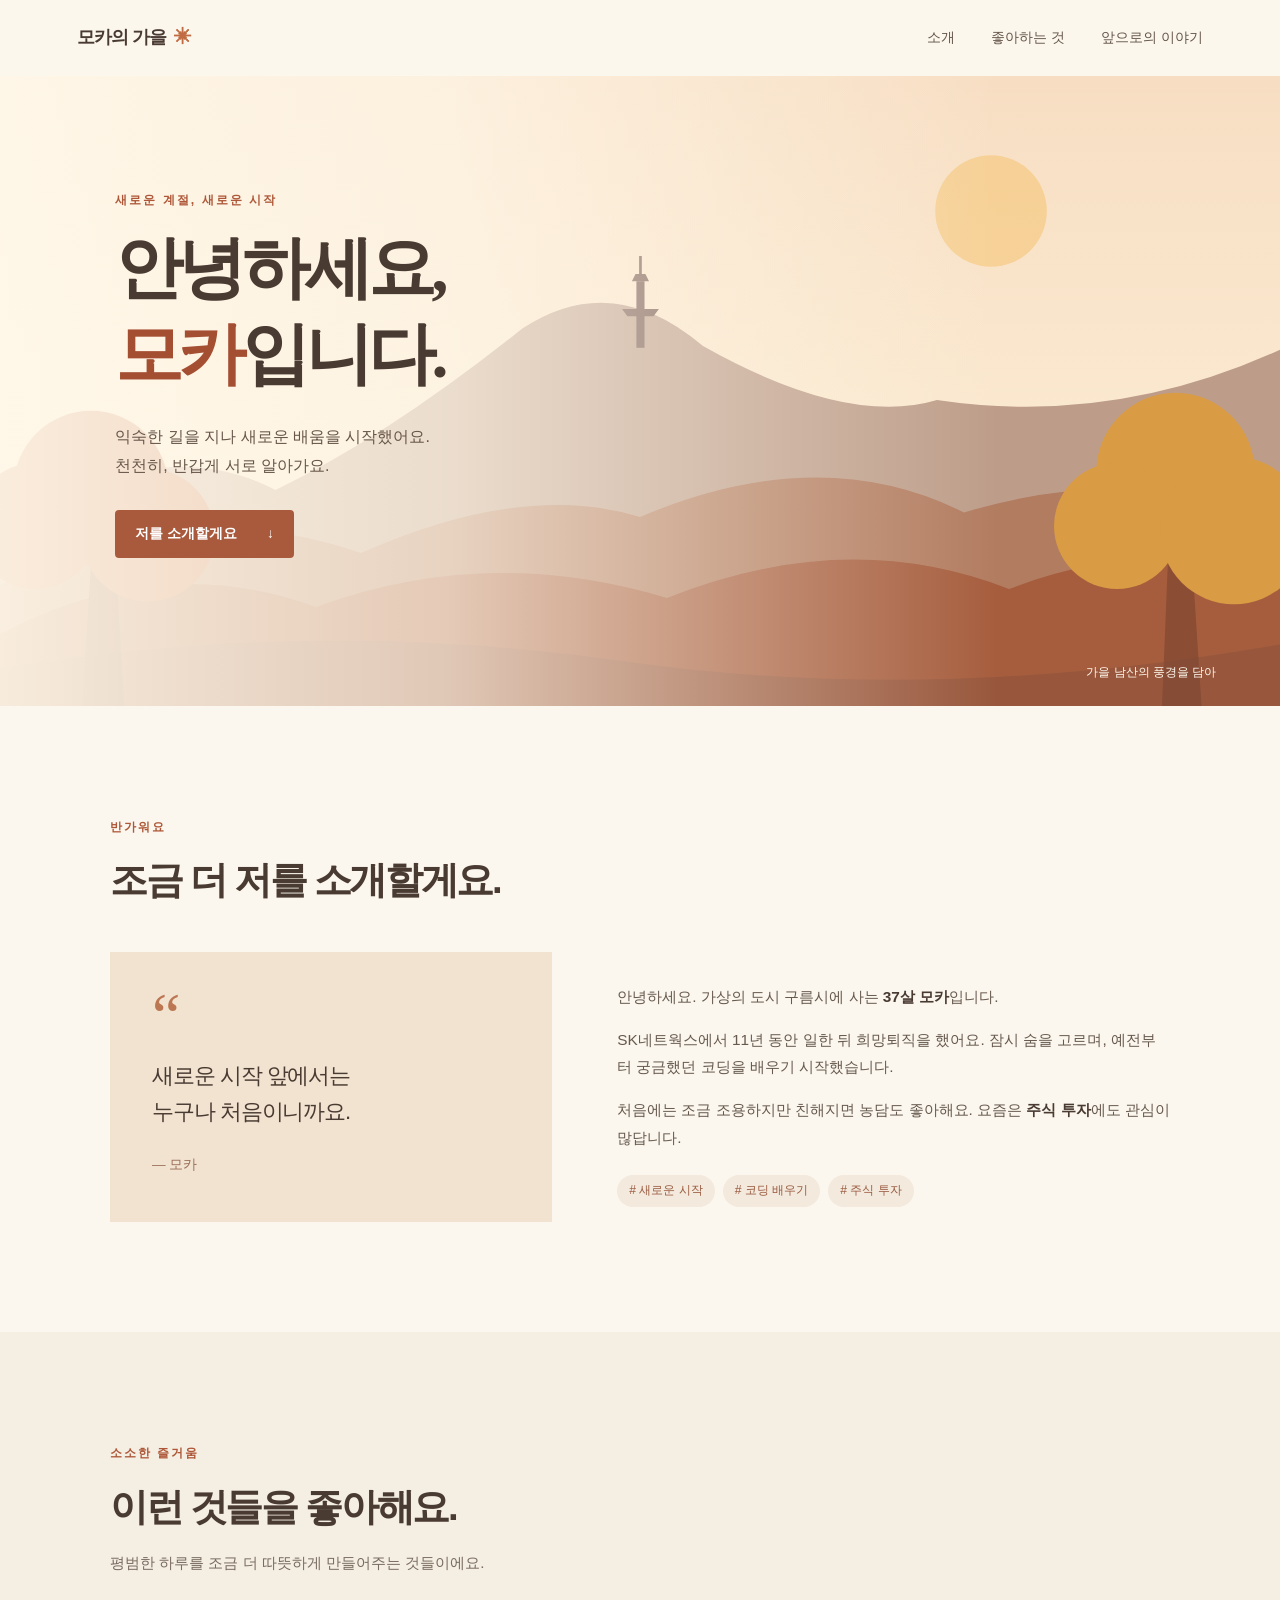
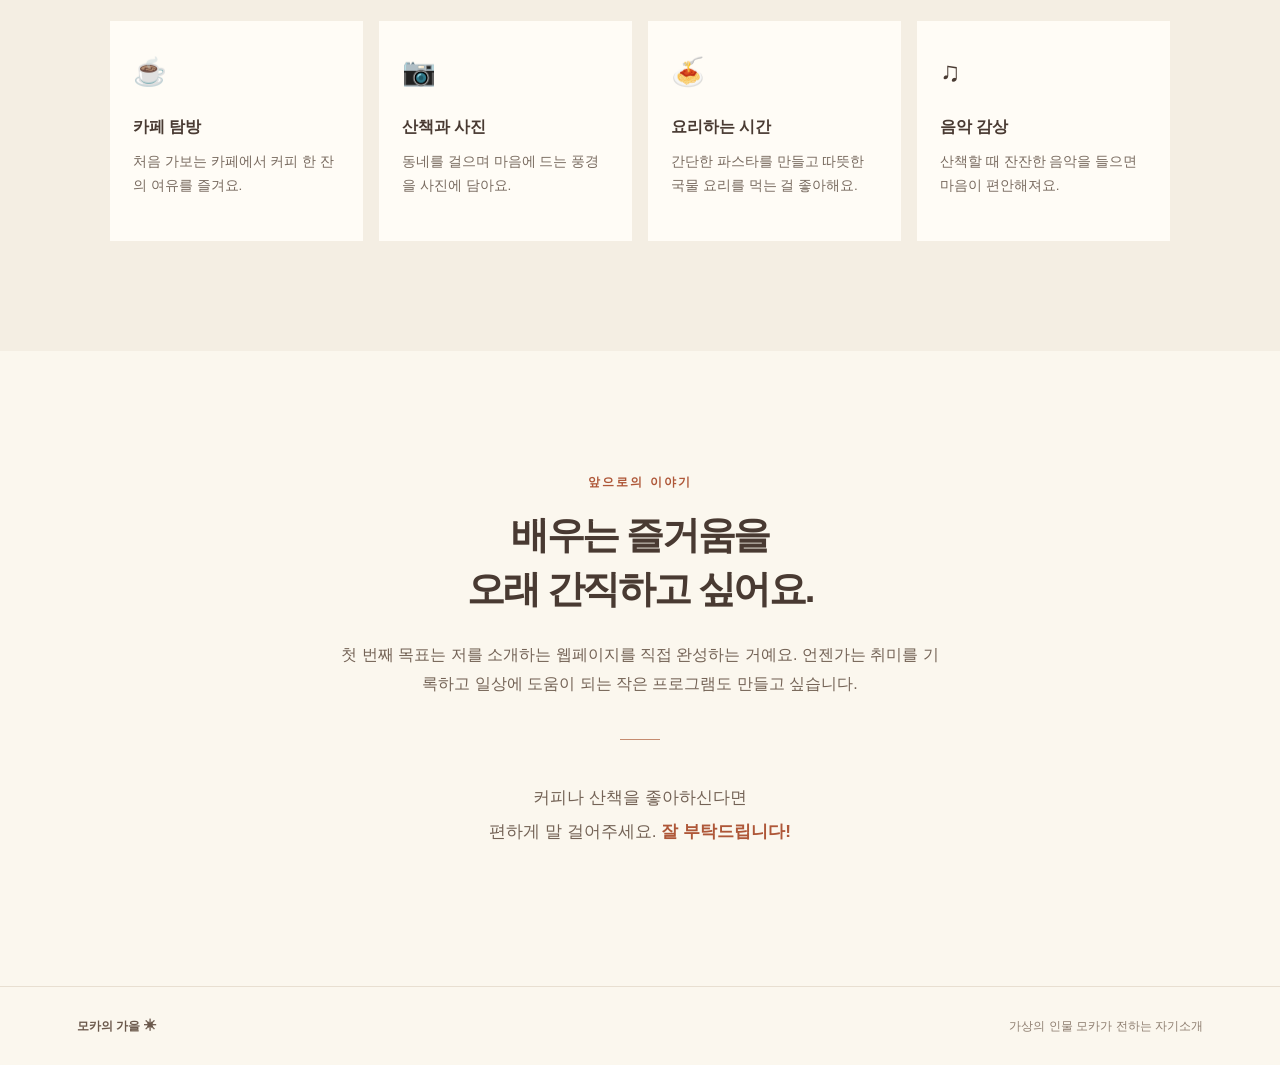
<file: 01-intro/index.html>
<!doctype html>
<html lang="ko">
<head>
  <meta charset="utf-8">
  <meta name="viewport" content="width=device-width, initial-scale=1">
  <meta name="description" content="새로운 도전을 시작한 모카의 자기소개입니다.">
  <title>모카의 자기소개</title>
  <link rel="stylesheet" href="style.css">
</head>
<body>
  <header class="topbar">
    <a class="logo" href="#home">모카의 가을 <span>✳</span></a>
    <nav aria-label="소개 메뉴">
      <a href="#about">소개</a><a href="#likes">좋아하는 것</a><a href="#dream">앞으로의 이야기</a>
    </nav>
  </header>
  <main>
    <section class="hero" id="home">
      <div class="scenery" aria-hidden="true">
        <svg viewBox="0 0 1440 700" preserveAspectRatio="xMidYMax slice" xmlns="http://www.w3.org/2000/svg">
          <defs><linearGradient id="sky" x2="0" y2="1"><stop stop-color="#f7dec3"/><stop offset="1" stop-color="#fdf1d9"/></linearGradient></defs>
          <rect width="1440" height="700" fill="url(#sky)"/><circle cx="1110" cy="150" r="62" fill="#f6c87d" opacity=".65"/>
          <path d="M0 510 Q180 390 315 460 Q440 400 590 280 Q690 215 790 300 Q950 390 1050 360 Q1250 390 1440 300 V700 H0Z" fill="#bd9d8a"/>
          <path d="M0 570 Q210 460 410 530 Q590 450 720 490 Q920 405 1080 485 Q1260 430 1440 490 V700 H0Z" fill="#b27c60"/>
          <path d="M0 625 Q180 525 360 590 Q550 520 750 580 Q950 500 1130 570 Q1300 505 1440 565 V700 H0Z" fill="#a65d3e"/>
          <g fill="#73534c"><rect x="716" y="228" width="9" height="74"/><path d="M700 259h41l-6 8h-29zM711 228h19l-4-8h-11z"/><rect x="719" y="200" width="3" height="22"/></g>
          <g fill="#8c4d35"><path d="M100 700l14-220h20l13 220zM1300 700l10-245h18l16 245z"/></g>
          <g fill="#c3663e"><circle cx="110" cy="458" r="86"/><circle cx="48" cy="500" r="70"/><circle cx="173" cy="510" r="74"/></g>
          <g fill="#d99b43"><circle cx="1315" cy="440" r="88"/><circle cx="1250" cy="500" r="70"/><circle cx="1380" cy="505" r="82"/></g>
          <path d="M0 660 Q350 600 700 650 T1440 630 V700 H0Z" fill="#794d38" opacity=".32"/>
        </svg>
      </div>
      <div class="leaves" aria-hidden="true"><i>🍂</i><i>🍁</i><i>🍂</i><i>🍁</i><i>🍂</i><i>🍁</i></div>
      <div class="hero-content"><p class="eyebrow">새로운 계절, 새로운 시작</p><h1>안녕하세요,<br><em>모카</em>입니다.</h1><p class="hero-copy">익숙한 길을 지나 새로운 배움을 시작했어요.<br>천천히, 반갑게 서로 알아가요.</p><a class="button" href="#about">저를 소개할게요 <span>↓</span></a></div>
      <p class="scene-caption">가을 남산의 풍경을 담아</p>
    </section>
    <section class="section about" id="about"><div class="section-heading"><p class="eyebrow">반가워요</p><h2>조금 더 저를 소개할게요.</h2></div><div class="about-grid"><div class="quote-card"><span class="quote-mark">“</span><p>새로운 시작 앞에서는<br>누구나 처음이니까요.</p><span class="signature">— 모카</span></div><div class="about-copy"><p>안녕하세요. 가상의 도시 구름시에 사는 <strong>37살 모카</strong>입니다.</p><p>SK네트웍스에서 11년 동안 일한 뒤 희망퇴직을 했어요. 잠시 숨을 고르며, 예전부터 궁금했던 코딩을 배우기 시작했습니다.</p><p>처음에는 조금 조용하지만 친해지면 농담도 좋아해요. 요즘은 <strong>주식 투자</strong>에도 관심이 많답니다.</p><div class="tags"><span># 새로운 시작</span><span># 코딩 배우기</span><span># 주식 투자</span></div></div></div></section>
    <section class="section favorites" id="likes"><div class="section-heading"><p class="eyebrow">소소한 즐거움</p><h2>이런 것들을 좋아해요.</h2><p>평범한 하루를 조금 더 따뜻하게 만들어주는 것들이에요.</p></div><div class="cards"><article><span class="icon">☕</span><h3>카페 탐방</h3><p>처음 가보는 카페에서 커피 한 잔의 여유를 즐겨요.</p></article><article><span class="icon">📷</span><h3>산책과 사진</h3><p>동네를 걸으며 마음에 드는 풍경을 사진에 담아요.</p></article><article><span class="icon">🍝</span><h3>요리하는 시간</h3><p>간단한 파스타를 만들고 따뜻한 국물 요리를 먹는 걸 좋아해요.</p></article><article><span class="icon">♫</span><h3>음악 감상</h3><p>산책할 때 잔잔한 음악을 들으면 마음이 편안해져요.</p></article></div></section>
    <section class="section dream" id="dream"><div class="dream-inner"><p class="eyebrow">앞으로의 이야기</p><h2>배우는 즐거움을<br>오래 간직하고 싶어요.</h2><p>첫 번째 목표는 저를 소개하는 웹페이지를 직접 완성하는 거예요. 언젠가는 취미를 기록하고 일상에 도움이 되는 작은 프로그램도 만들고 싶습니다.</p><div class="divider"></div><p class="closing">커피나 산책을 좋아하신다면<br>편하게 말 걸어주세요. <strong>잘 부탁드립니다!</strong></p></div></section>
  </main>
  <footer><a href="#home">모카의 가을 ✳</a><span>가상의 인물 모카가 전하는 자기소개</span></footer>
</body>
</html>
</file>
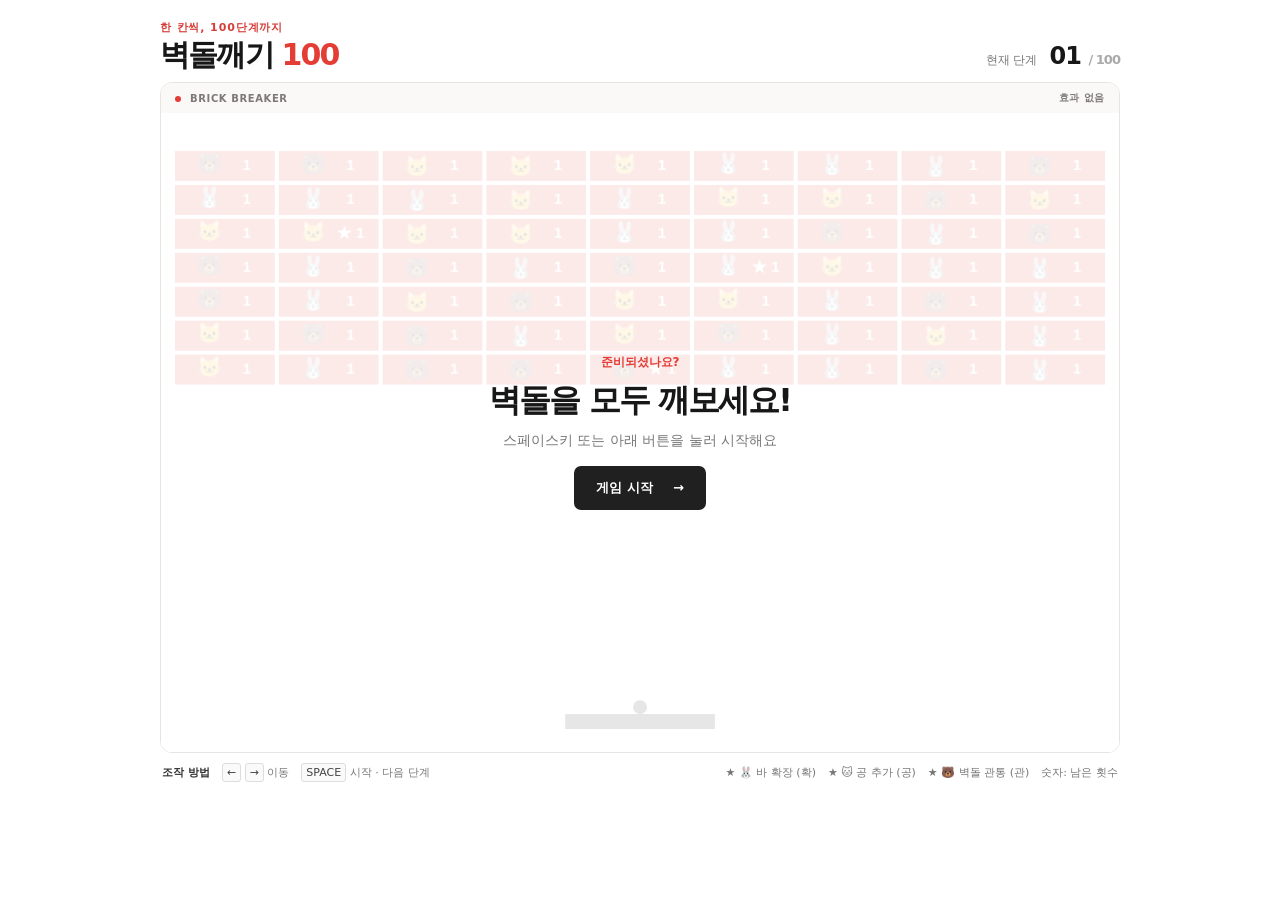
<file: brick_game.html>
<!doctype html>
<html lang="ko">
<head>
  <meta charset="utf-8">
  <meta name="viewport" content="width=device-width, initial-scale=1">
  <title>벽돌깨기 100</title>
  <link rel="stylesheet" href="brick_game.css">
</head>
<body>
  <main class="app">
    <header class="header">
      <div><span class="eyebrow">한 칸씩, 100단계까지</span><h1>벽돌깨기 <span>100</span></h1></div>
      <div class="status"><span>현재 단계</span><strong id="level">01 <small>/ 100</small></strong></div>
    </header>
    <section class="game" aria-label="벽돌깨기 게임">
      <div class="game-top"><span><i></i> BRICK BREAKER</span><span id="effects">효과 없음</span></div>
      <div class="board"><canvas id="canvas" width="960" height="640" aria-label="게임 화면"></canvas>
        <div class="overlay" id="overlay"><p class="overlay-kicker" id="kicker">준비되셨나요?</p><h2 id="message">벽돌을 모두 깨보세요!</h2><p id="hint">스페이스키 또는 아래 버튼을 눌러 시작해요</p><button id="action" type="button">게임 시작 <span>→</span></button></div>
      </div>
      <div class="touch" id="touch"><span>↔</span> 여기를 좌우로 움직여 바를 조작하세요</div>
    </section>
    <footer class="footer"><div class="instructions"><b>조작 방법</b><span><kbd>←</kbd> <kbd>→</kbd> 이동</span><span><kbd>SPACE</kbd> 시작 · 다음 단계</span></div><div class="legend"><span>★ 🐰 바 확장 (확)</span><span>★ 🐱 공 추가 (공)</span><span>★ 🐻 벽돌 관통 (관)</span><span>숫자: 남은 횟수</span></div></footer>
    <p class="notice" id="notice" aria-live="polite"></p>
  </main>
  <script src="brick_game.js"></script>
</body>
</html>
</file>
<file: 01-intro/style.css>
:root{color-scheme:light;--ink:#493a32;--muted:#796b60;--accent:#ae5738;--cream:#fbf7ee}*{box-sizing:border-box}html{scroll-behavior:smooth}body{margin:0;background:var(--cream);color:var(--ink);font-family:"맑은 고딕", "Malgun Gothic",sans-serif;line-height:1.8}a{color:inherit;text-decoration:none}.topbar{height:76px;display:flex;align-items:center;justify-content:space-between;padding:0 max(6vw,24px);background:#fbf7eef2;position:relative;z-index:2}.logo{font-weight:800;letter-spacing:-.05em;font-size:1.1rem}.logo span{color:#c16b43;margin-left:4px}nav{display:flex;gap:36px;font-size:.88rem;color:#65564a}nav a:hover,footer a:hover{color:var(--accent)}.hero{height:630px;min-height:520px;position:relative;overflow:hidden;display:flex;align-items:center}.scenery,.scenery svg,.leaves{position:absolute;inset:0;width:100%;height:100%}.scenery svg{display:block}.hero:after{content:"";position:absolute;inset:0;background:linear-gradient(90deg,rgba(255,248,234,.92),rgba(255,248,234,.7) 35%,transparent 78%)}.hero-content{position:relative;z-index:1;margin-left:max(9vw,28px);padding-bottom:35px}.eyebrow{color:var(--accent);font-size:.78rem;letter-spacing:.16em;font-weight:800;margin:0 0 15px}.hero h1{font-family:Georgia,"맑은 고딕",serif;font-size:clamp(2.8rem,5.3vw,5rem);line-height:1.27;letter-spacing:-.07em;margin:0}.hero h1 em{font-style:normal;color:#a44e32}.hero-copy{font-size:1rem;color:#665649;margin:25px 0 29px}.button{display:inline-flex;align-items:center;gap:30px;background:#a95a3d;color:white;border-radius:4px;padding:12px 20px;font-size:.85rem;font-weight:700}.button:hover{background:#87442e}.scene-caption{position:absolute;right:5%;bottom:12px;z-index:1;color:#fff8ed;font-size:.72rem}.leaves{z-index:1;pointer-events:none;overflow:hidden}.leaves i{position:absolute;top:-45px;font-style:normal;font-size:18px;opacity:.65;animation:fall 14s linear infinite}.leaves i:nth-child(1){left:18%;animation-delay:-3s}.leaves i:nth-child(2){left:38%;animation-delay:-9s;font-size:14px}.leaves i:nth-child(3){left:56%;animation-delay:-5s}.leaves i:nth-child(4){left:70%;animation-delay:-12s;font-size:15px}.leaves i:nth-child(5){left:83%;animation-delay:-7s}.leaves i:nth-child(6){left:93%;animation-delay:-1s;font-size:13px}@keyframes fall{0%{transform:translate(0,-20px) rotate(0deg)}50%{transform:translate(35px,320px) rotate(180deg)}100%{transform:translate(-25px,700px) rotate(360deg)}}.section{max-width:1120px;margin:auto;padding:110px 30px;scroll-margin-top:20px}.section-heading{margin-bottom:45px}.section-heading h2,.dream h2{font-size:clamp(1.7rem,3vw,2.45rem);letter-spacing:-.06em;line-height:1.4;margin:0}.section-heading>p:last-child:not(.eyebrow){color:var(--muted);font-size:.95rem}.about-grid{display:grid;grid-template-columns:1fr 1.25fr;gap:65px;align-items:center}.quote-card{min-height:270px;padding:42px;background:#f1e3d0;display:flex;flex-direction:column;justify-content:center}.quote-mark{font-family:Georgia,serif;font-size:4rem;color:#bd7652;line-height:.6}.quote-card p{font-size:1.38rem;letter-spacing:-.05em;line-height:1.65}.signature{font-size:.85rem;color:#9b705b}.about-copy p{color:#66594e;font-size:.96rem}.about-copy strong{color:#493a32}.tags{display:flex;flex-wrap:wrap;gap:8px;margin-top:24px}.tags span{background:#f3e9dd;color:#9a5b40;border-radius:30px;padding:5px 12px;font-size:.76rem}.favorites{max-width:none;background:#f4eee3;padding-left:max(calc((100% - 1060px)/2),30px);padding-right:max(calc((100% - 1060px)/2),30px)}.cards{display:grid;grid-template-columns:repeat(4,1fr);gap:16px}.cards article{background:#fffcf6;padding:27px 23px;min-height:220px}.icon{font-size:1.7rem}.cards h3{font-size:1rem;margin:16px 0 8px}.cards p{font-size:.85rem;color:var(--muted);margin:0}.dream{text-align:center;padding-top:120px;padding-bottom:120px}.dream-inner{max-width:610px;margin:auto}.dream-inner>p:not(.eyebrow){color:#746356}.dream-inner>p:nth-of-type(2){margin:25px 0}.divider{width:40px;height:1px;background:#c58c70;margin:40px auto}.closing{font-size:1.08rem;line-height:2}.closing strong{color:var(--accent)}footer{border-top:1px solid #e8dfd1;display:flex;justify-content:space-between;gap:15px;padding:28px max(6vw,24px);font-size:.78rem;color:#8e7e70}footer a{font-weight:700;color:#6a584b}a:focus-visible{outline:3px solid #a44e32;outline-offset:4px}@media(max-width:700px){.topbar{height:auto;min-height:70px;gap:12px;flex-wrap:wrap;padding:16px 20px}.logo{font-size:1rem}nav{gap:16px;font-size:.76rem}.hero{height:570px}.hero-content{margin-left:25px}.hero:after{background:linear-gradient(90deg,rgba(255,248,234,.94),rgba(255,248,234,.72) 65%,rgba(255,248,234,.2))}.section{padding:75px 22px}.about-grid{grid-template-columns:1fr;gap:25px}.quote-card{min-height:210px}.cards{grid-template-columns:repeat(2,1fr)}.cards article{padding:22px 17px;min-height:200px}footer{flex-direction:column}}@media(max-width:370px){nav{gap:10px;font-size:.7rem}.cards{grid-template-columns:1fr}}@media(prefers-reduced-motion:reduce){html{scroll-behavior:auto}.leaves i{animation:none;display:none}}
</file>
<file: brick_game.css>
*{box-sizing:border-box}body{margin:0;background:#fff;color:#171717;font-family:system-ui,-apple-system,"맑은 고딕",sans-serif}.app{width:min(100% - 32px,960px);margin:16px auto}.header{display:flex;justify-content:space-between;align-items:end;margin-bottom:12px}.eyebrow{font-size:11px;font-weight:750;color:#d63d38;letter-spacing:.08em}h1{font-size:clamp(22px,3vw,30px);line-height:1;margin:5px 0 0;letter-spacing:-.06em}h1 span{color:#e43d36}.status{display:flex;align-items:baseline;gap:12px}.status>span{font-size:12px;color:#777}.status strong{font-size:24px;letter-spacing:-.04em}.status small{font-size:13px;color:#aaa}.game{border:1px solid #e6e5e2;border-radius:12px;overflow:hidden;background:#fff}.game-top{height:30px;display:flex;align-items:center;justify-content:space-between;padding:0 14px;background:#faf9f7;color:#7d7a76;font-size:10px;font-weight:700;letter-spacing:.06em}.game-top i{display:inline-block;width:6px;height:6px;border-radius:50%;background:#e43d36;margin-right:5px}.board{position:relative}canvas{display:block;width:100%;height:auto;background:white}.overlay{position:absolute;inset:0;display:flex;flex-direction:column;align-items:center;justify-content:center;text-align:center;background:rgba(255,255,255,.89);padding:12px}.overlay[hidden]{display:none}.overlay-kicker{color:#e43d36;font-size:12px;font-weight:800;margin:0 0 8px}.overlay h2{font-size:clamp(18px,3vw,32px);letter-spacing:-.06em;margin:0}.overlay p:not(.overlay-kicker){font-size:clamp(11px,1.4vw,14px);color:#777;margin:9px 0 16px}.overlay button{border:0;border-radius:7px;background:#202020;color:white;font:inherit;font-size:13px;font-weight:700;min-height:44px;padding:0 22px;cursor:pointer}.overlay button span{margin-left:16px}.overlay.celebration{background:rgba(255,255,255,.7);pointer-events:none}.overlay.celebration button{pointer-events:auto}.touch{display:none;text-align:center;background:#f7f6f4;color:#777;font-size:12px;padding:12px;touch-action:none;user-select:none}.touch span{font-size:18px;color:#d83c36;vertical-align:middle;margin-right:8px}.footer{display:flex;justify-content:space-between;gap:12px;align-items:center;padding:12px 2px;color:#777;font-size:11px}.instructions,.legend{display:flex;gap:12px;align-items:center;flex-wrap:wrap}.instructions b{color:#333}kbd{border:1px solid #ddd;border-radius:3px;padding:2px 4px;background:#fafafa;font:inherit;color:#444}.legend b{display:inline-flex;align-items:center;justify-content:center;background:#e23f39;color:#fff;width:20px;height:20px;border-radius:4px;margin-right:3px}.notice{position:fixed;left:50%;bottom:20px;transform:translateX(-50%);background:#202020;color:#fff;border-radius:30px;padding:9px 16px;font-size:12px;pointer-events:none;opacity:0;transition:opacity .2s;white-space:nowrap}.notice.show{opacity:1}@media (pointer:coarse){.touch{display:block}.instructions{display:none}}@media(max-width:600px){.app{width:calc(100% - 20px);margin:10px auto}.header{margin-bottom:8px}.footer{padding:8px 0}.game-top{height:26px}.legend{gap:8px}.overlay p:not(.overlay-kicker){margin:5px 0 8px}.overlay-kicker{margin-bottom:3px}.touch{padding:8px;min-height:44px}.status strong{font-size:20px}}@media (max-height:500px) and (orientation:landscape){.app{margin:4px auto}.header{margin-bottom:3px}.header h1{font-size:18px}.eyebrow{display:none}.game{display:grid;grid-template-columns:minmax(0,1fr) 135px}.game-top{grid-column:1/-1;height:22px}.board{max-height:calc(100vh - 85px);justify-self:center}canvas{width:auto;height:min(calc(100vh - 85px), calc((100vw - 160px) * 2 / 3))}.touch{display:flex;align-items:center;justify-content:center;padding:8px}.footer{padding:4px 0}.legend b{width:16px;height:16px}.overlay p:not(.overlay-kicker){margin:3px 0}.overlay button{min-height:44px}}

@media (min-width: 700px) and (min-height: 501px) { .board { width: min(100%, calc((100vh - 160px) * 1.5)); margin-inline: auto; } }
</file>
